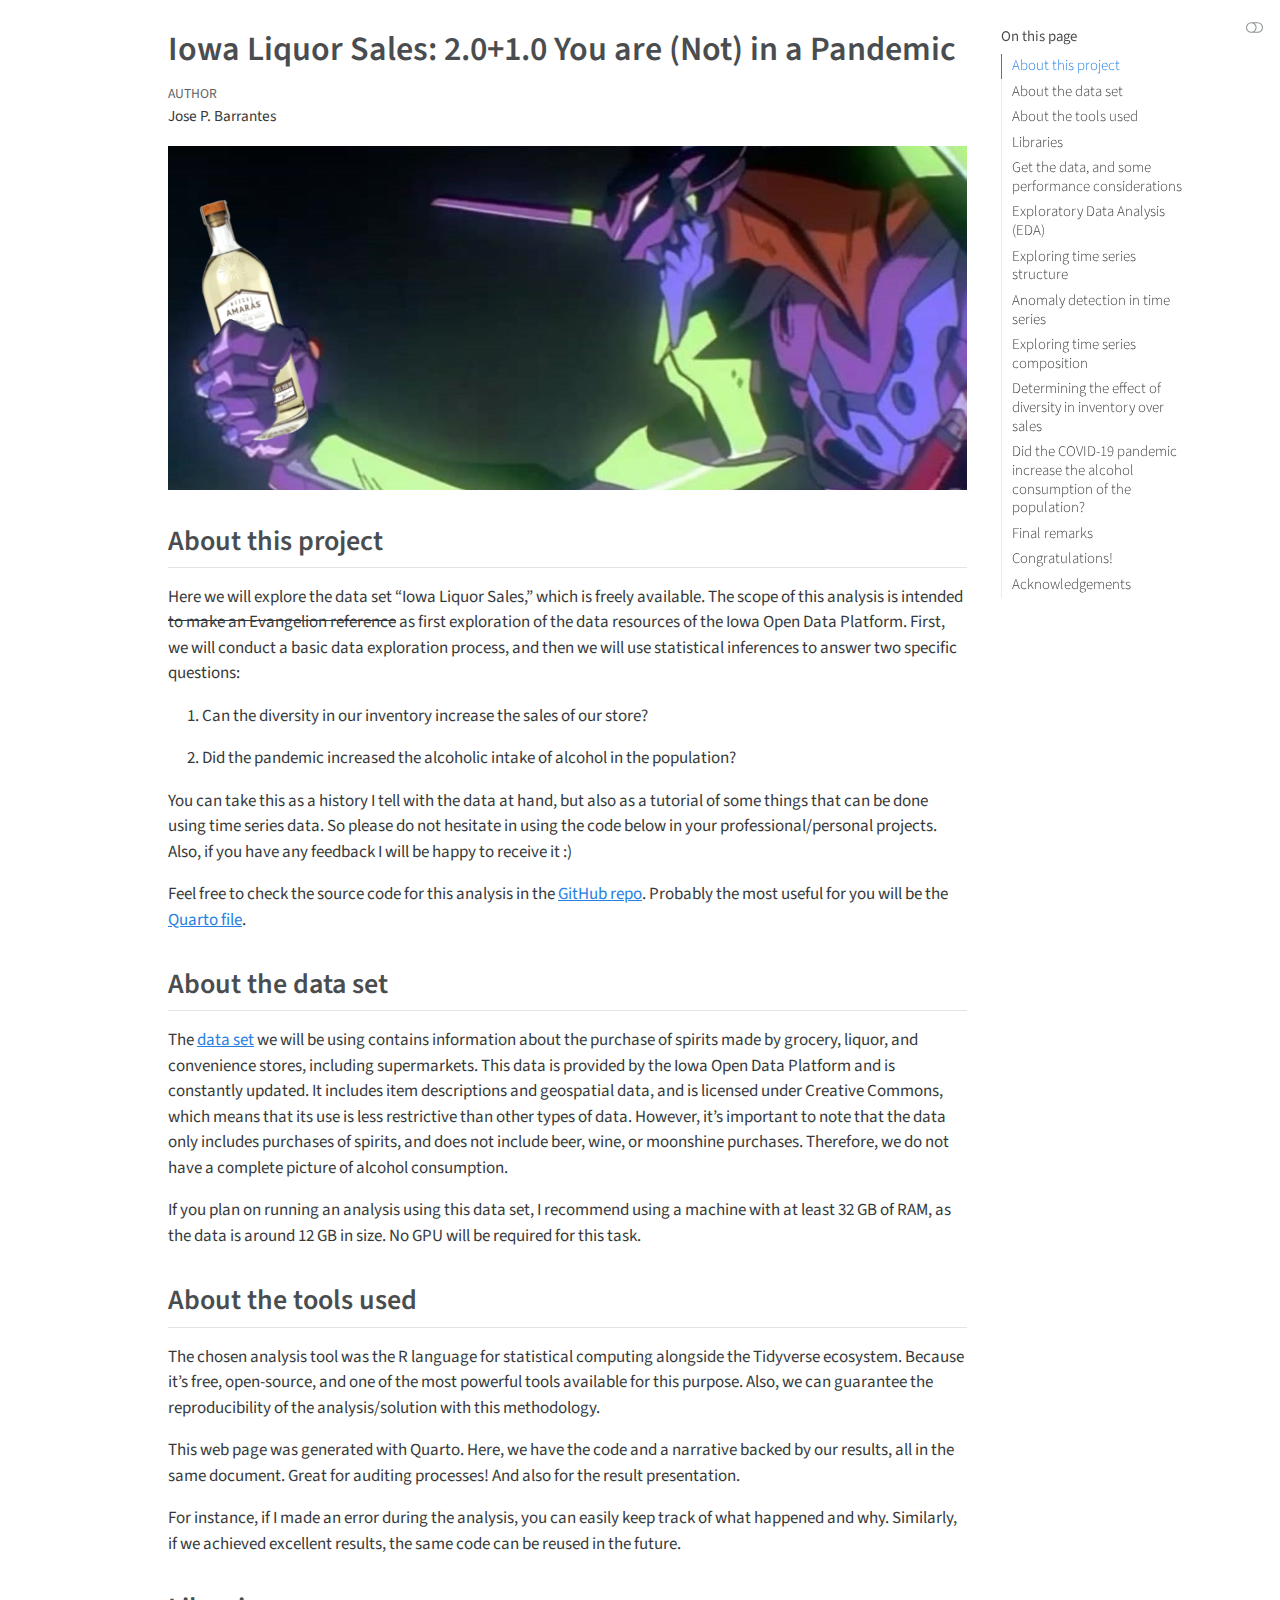
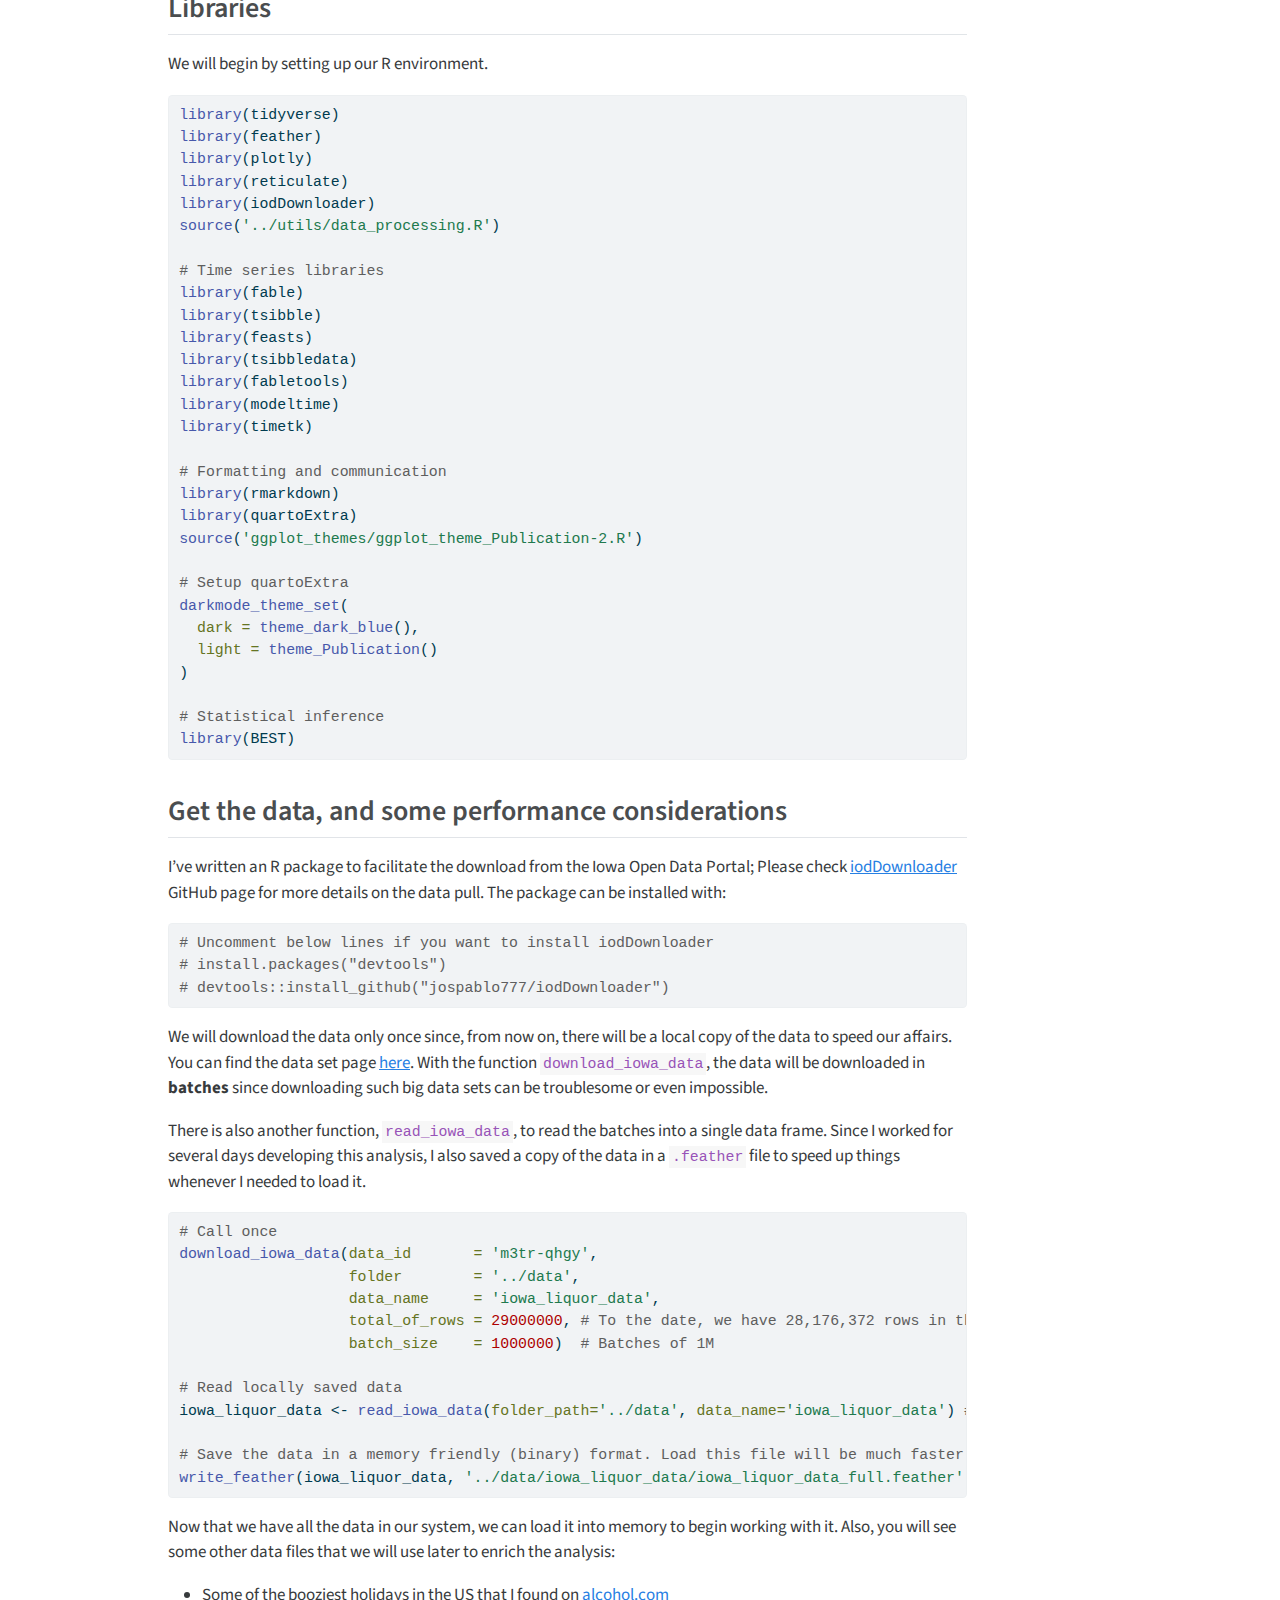
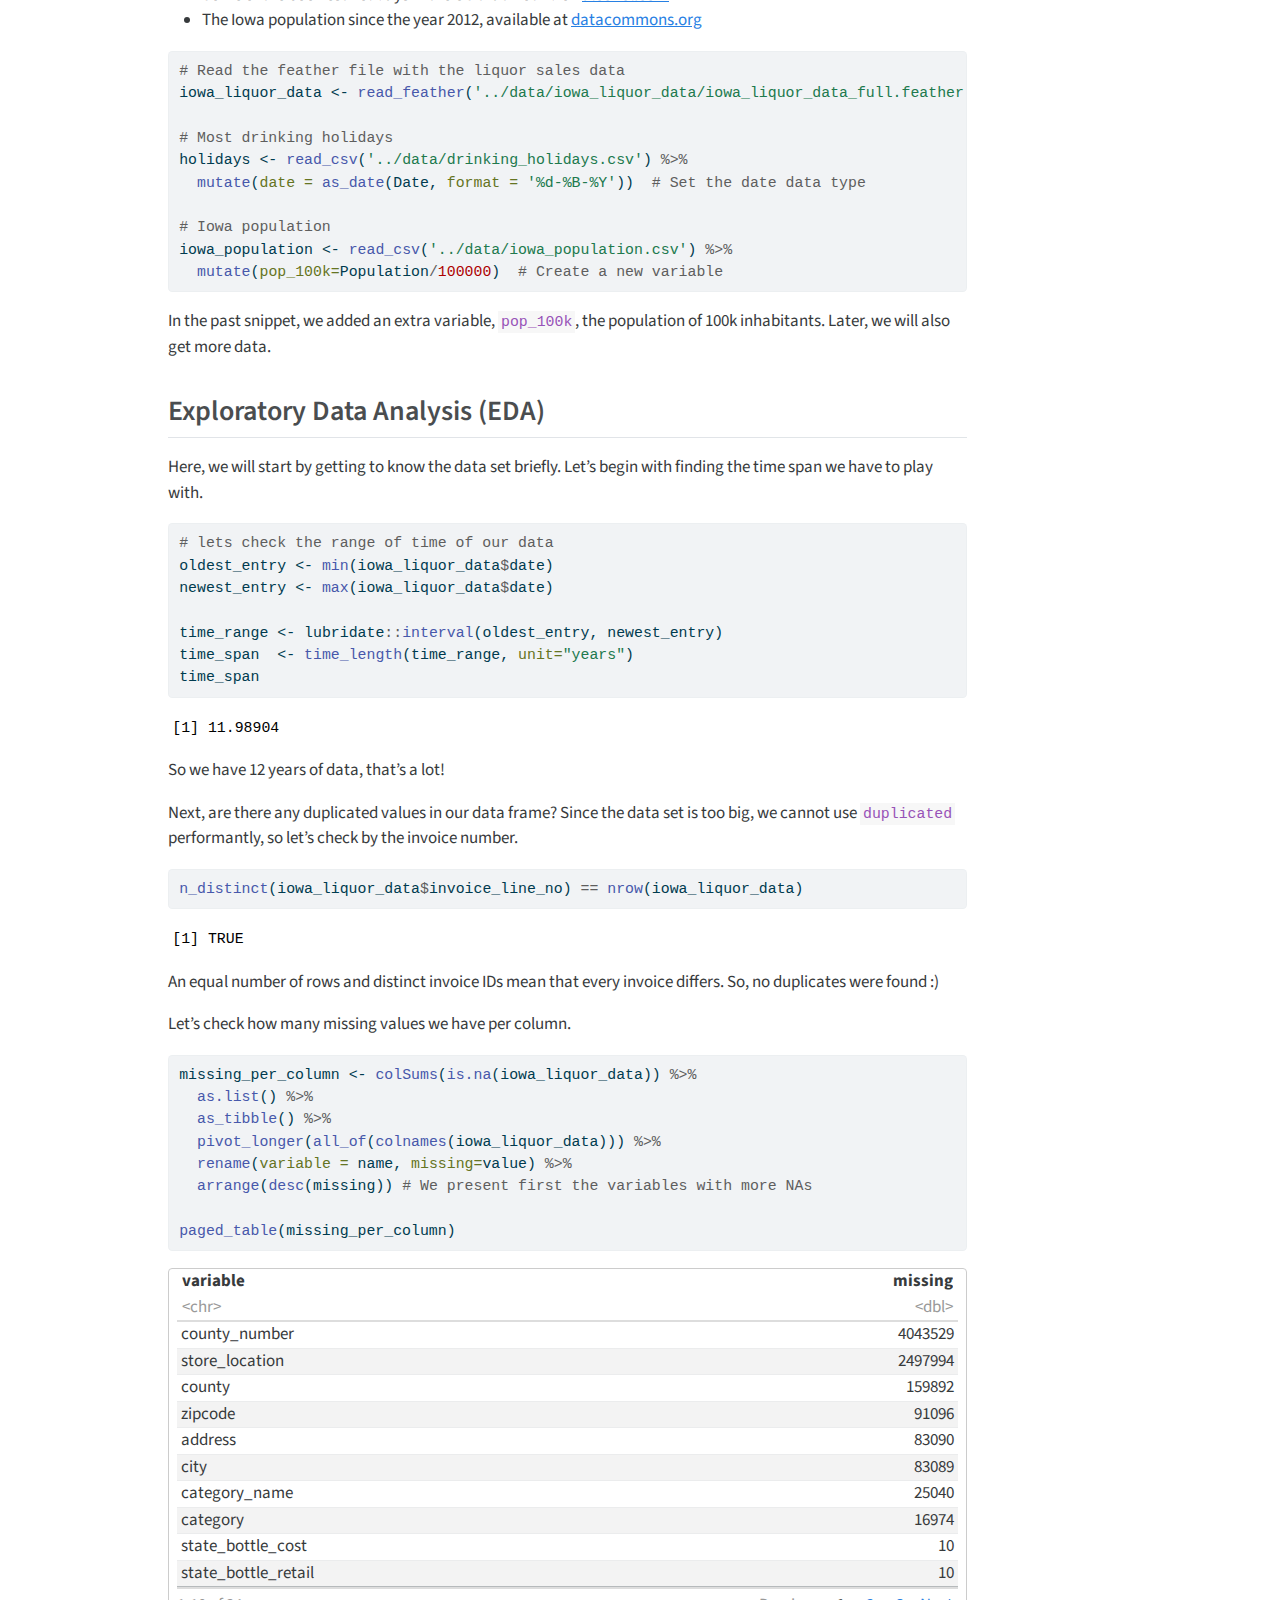
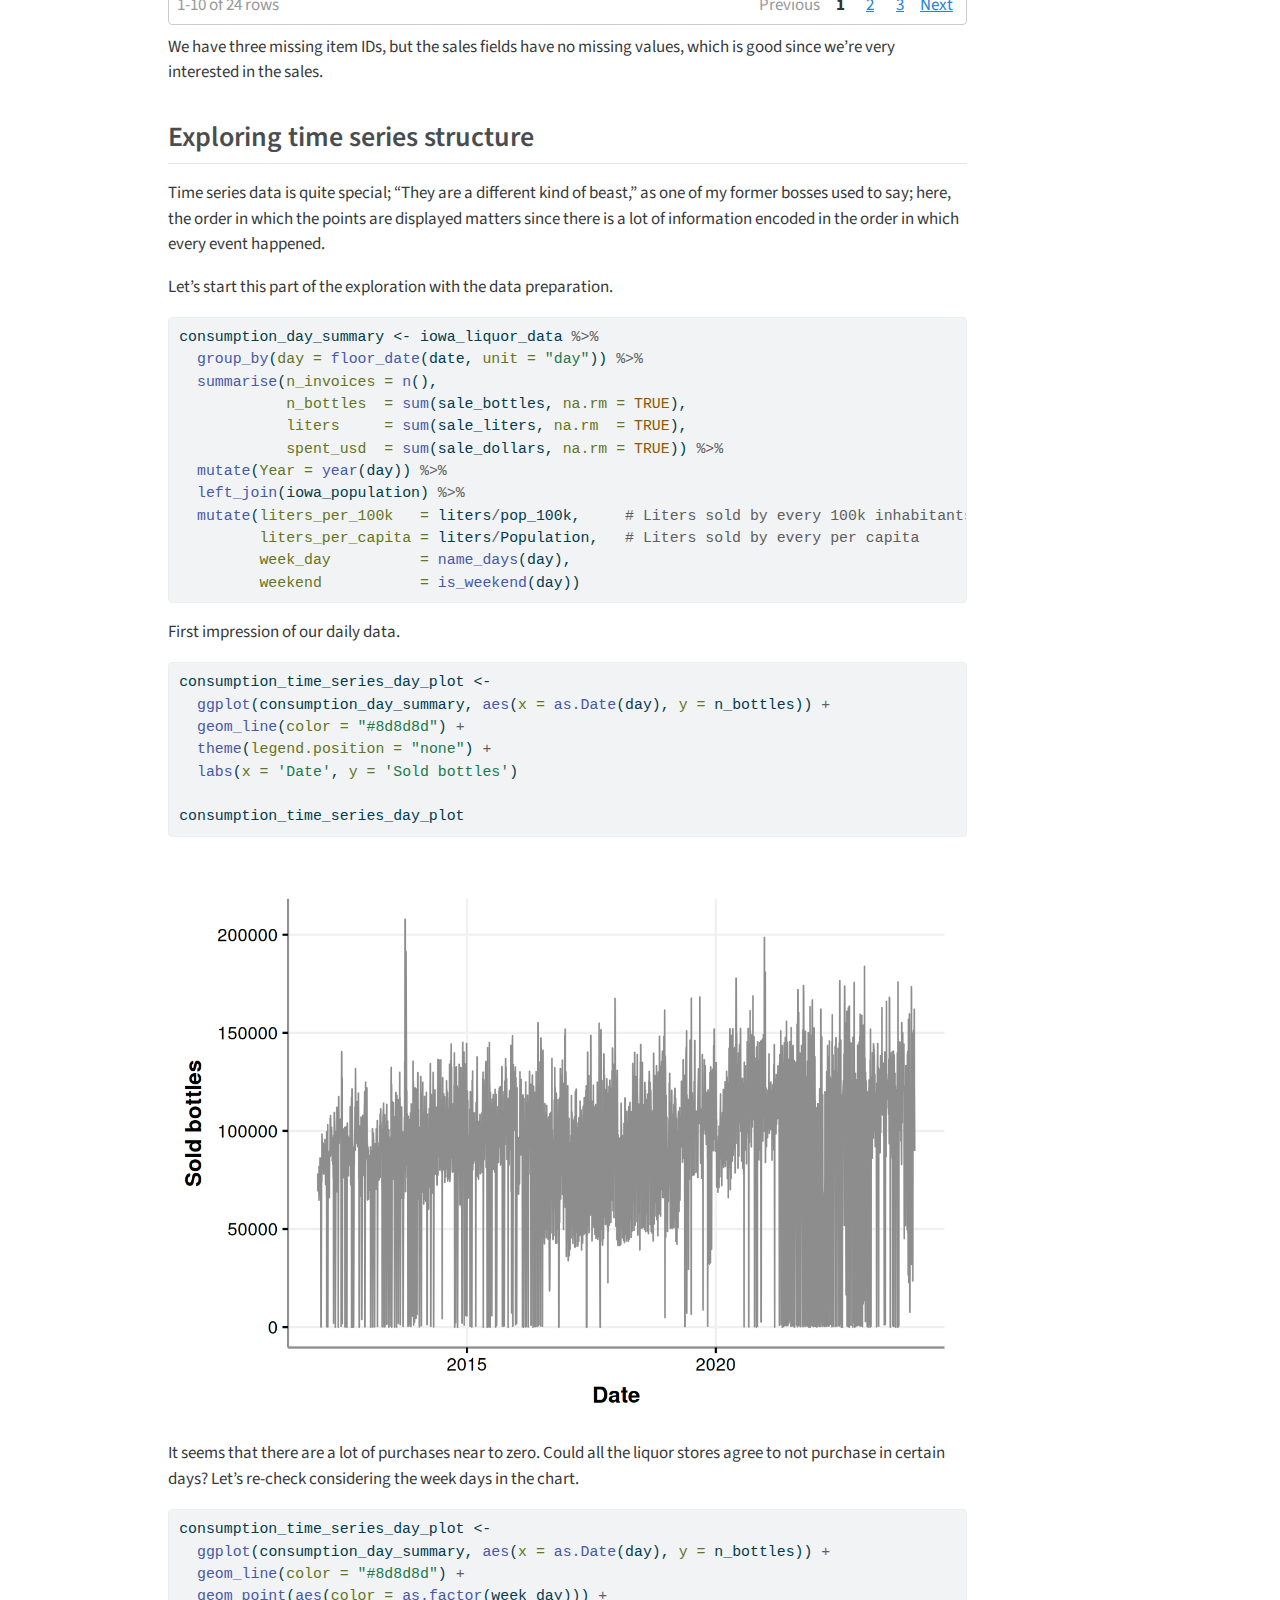
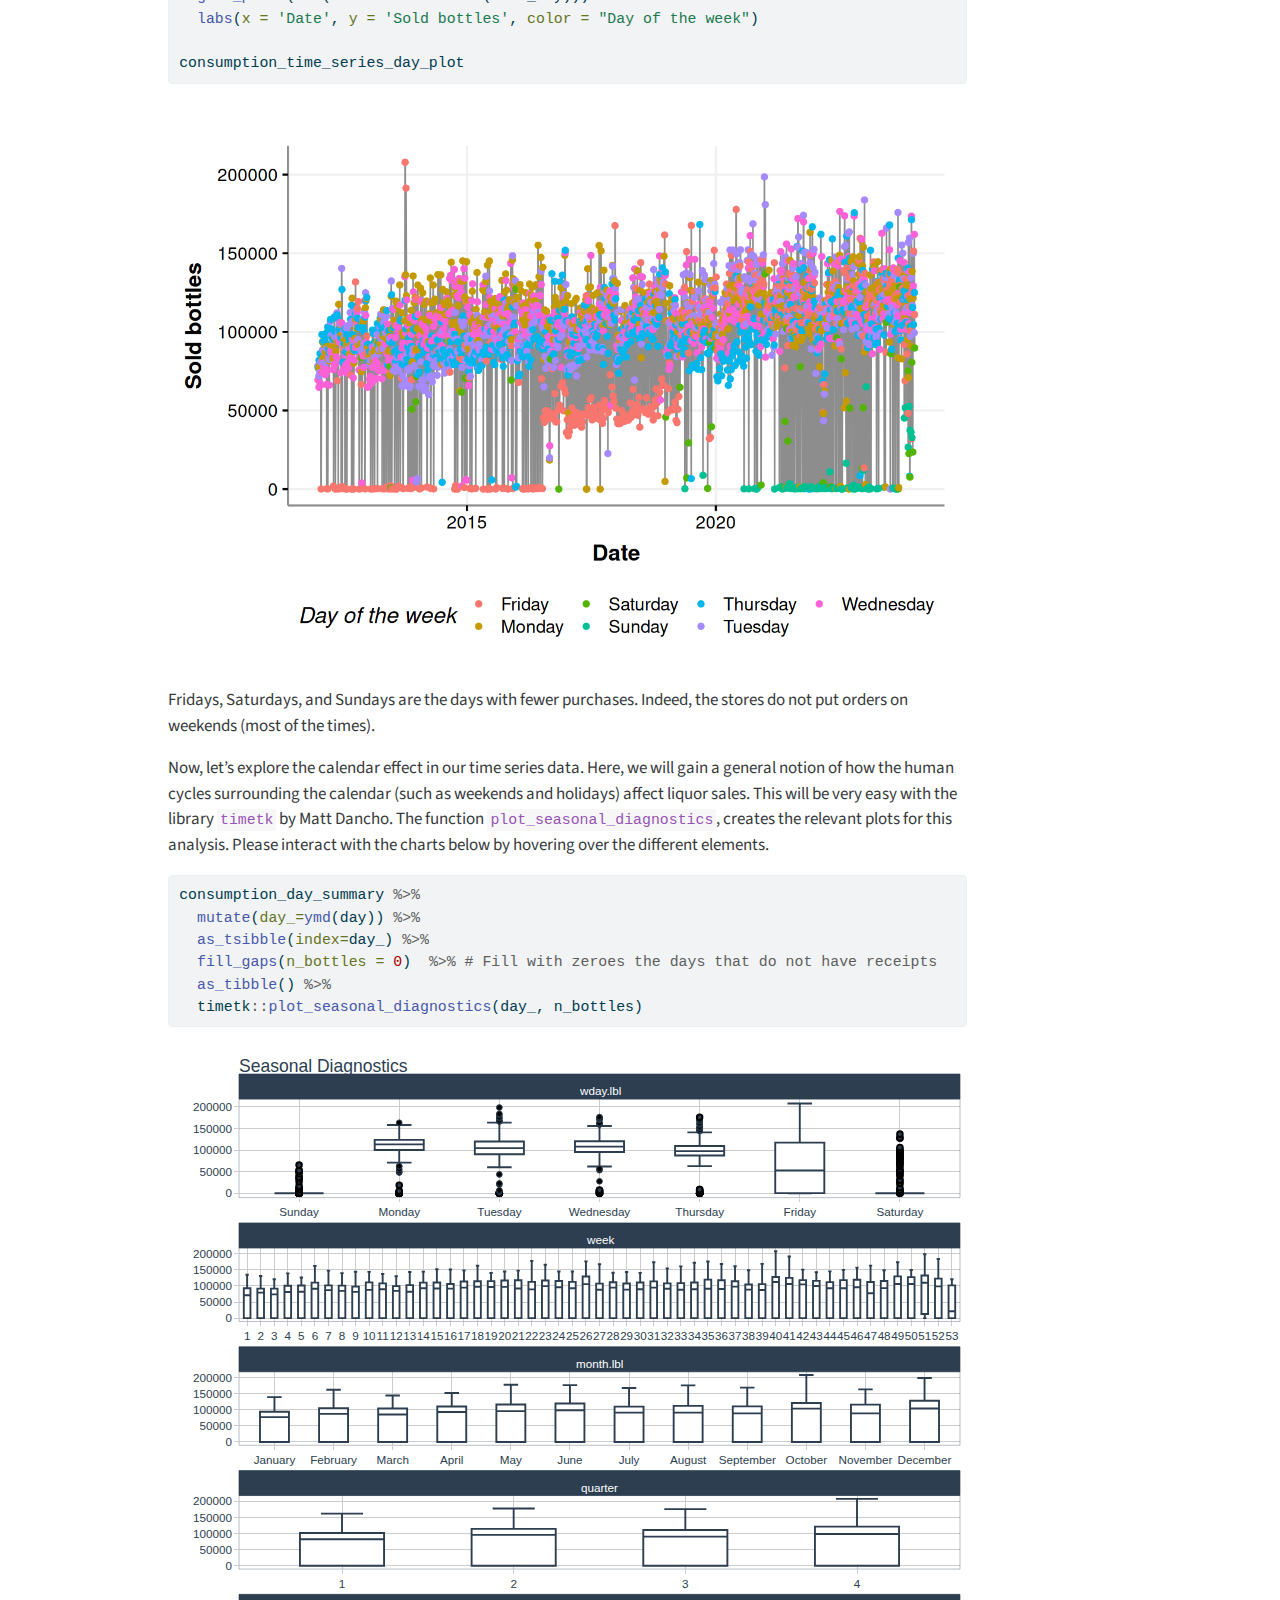
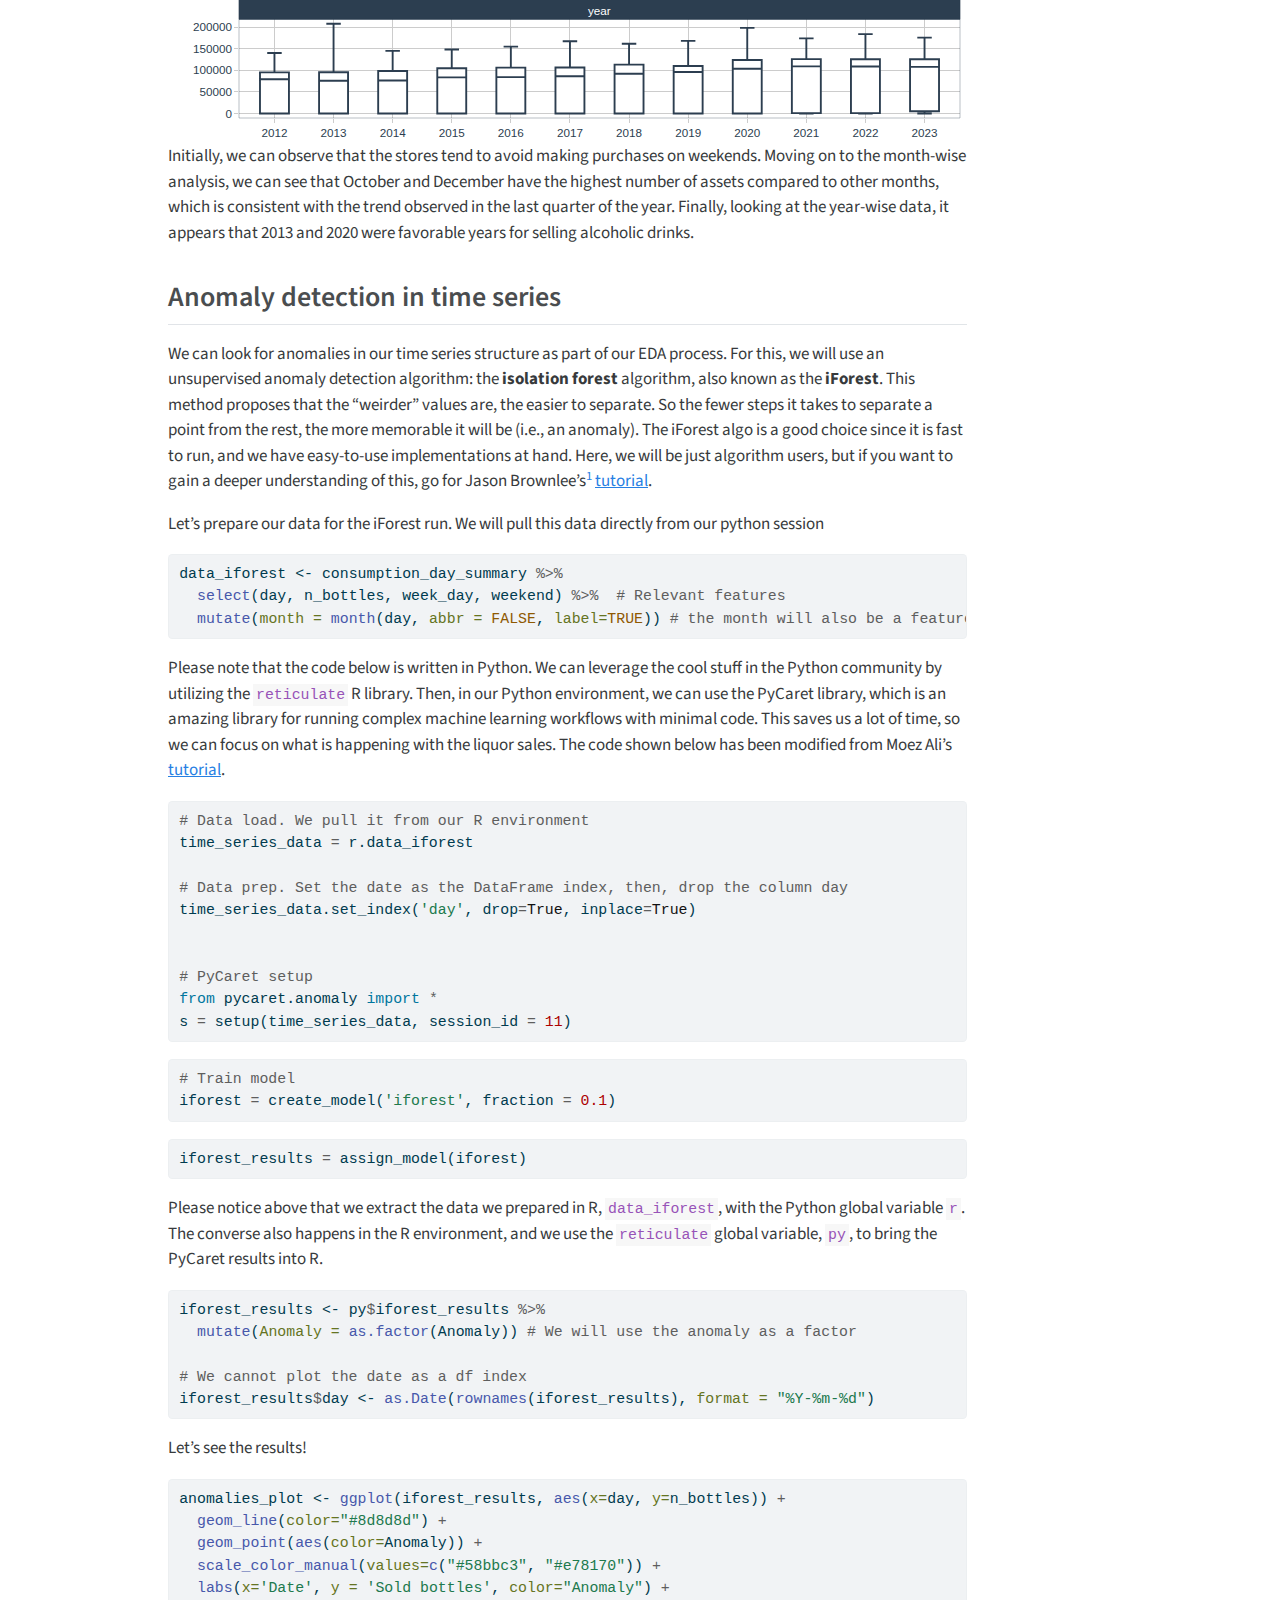
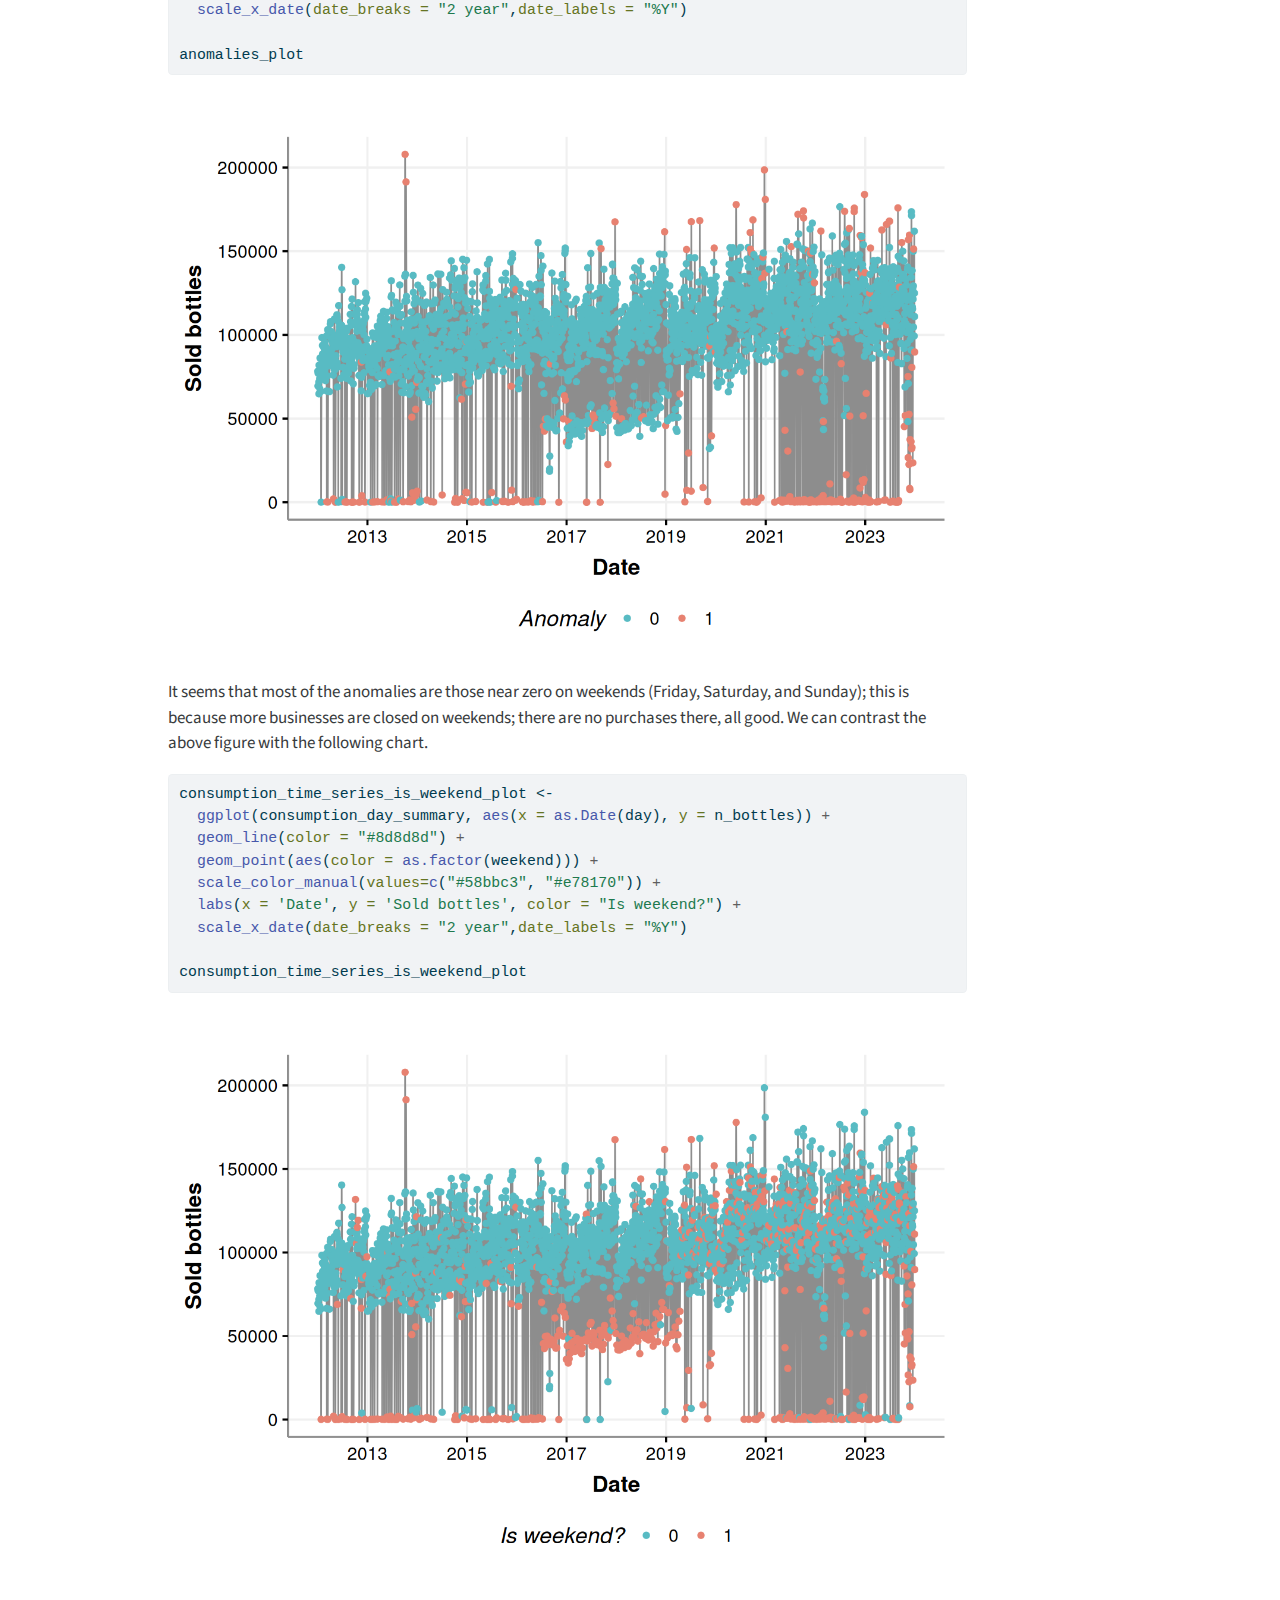
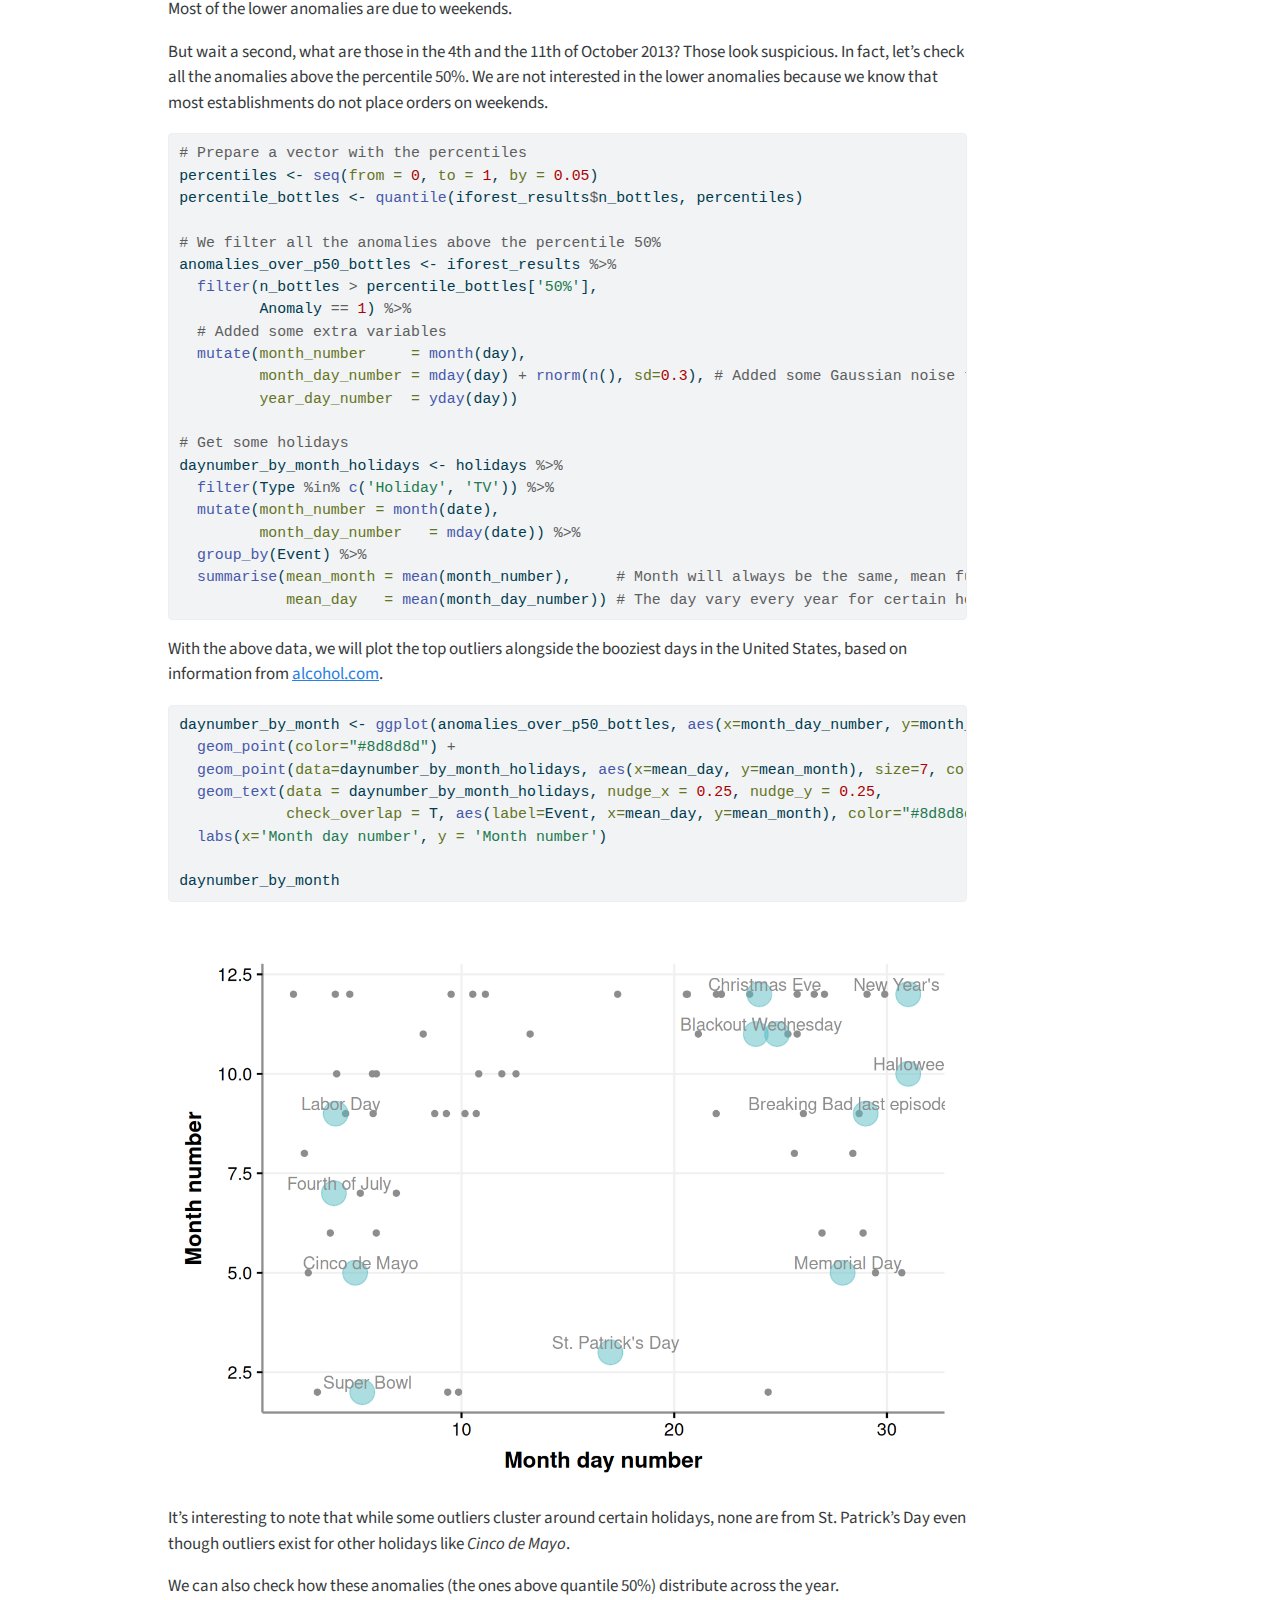
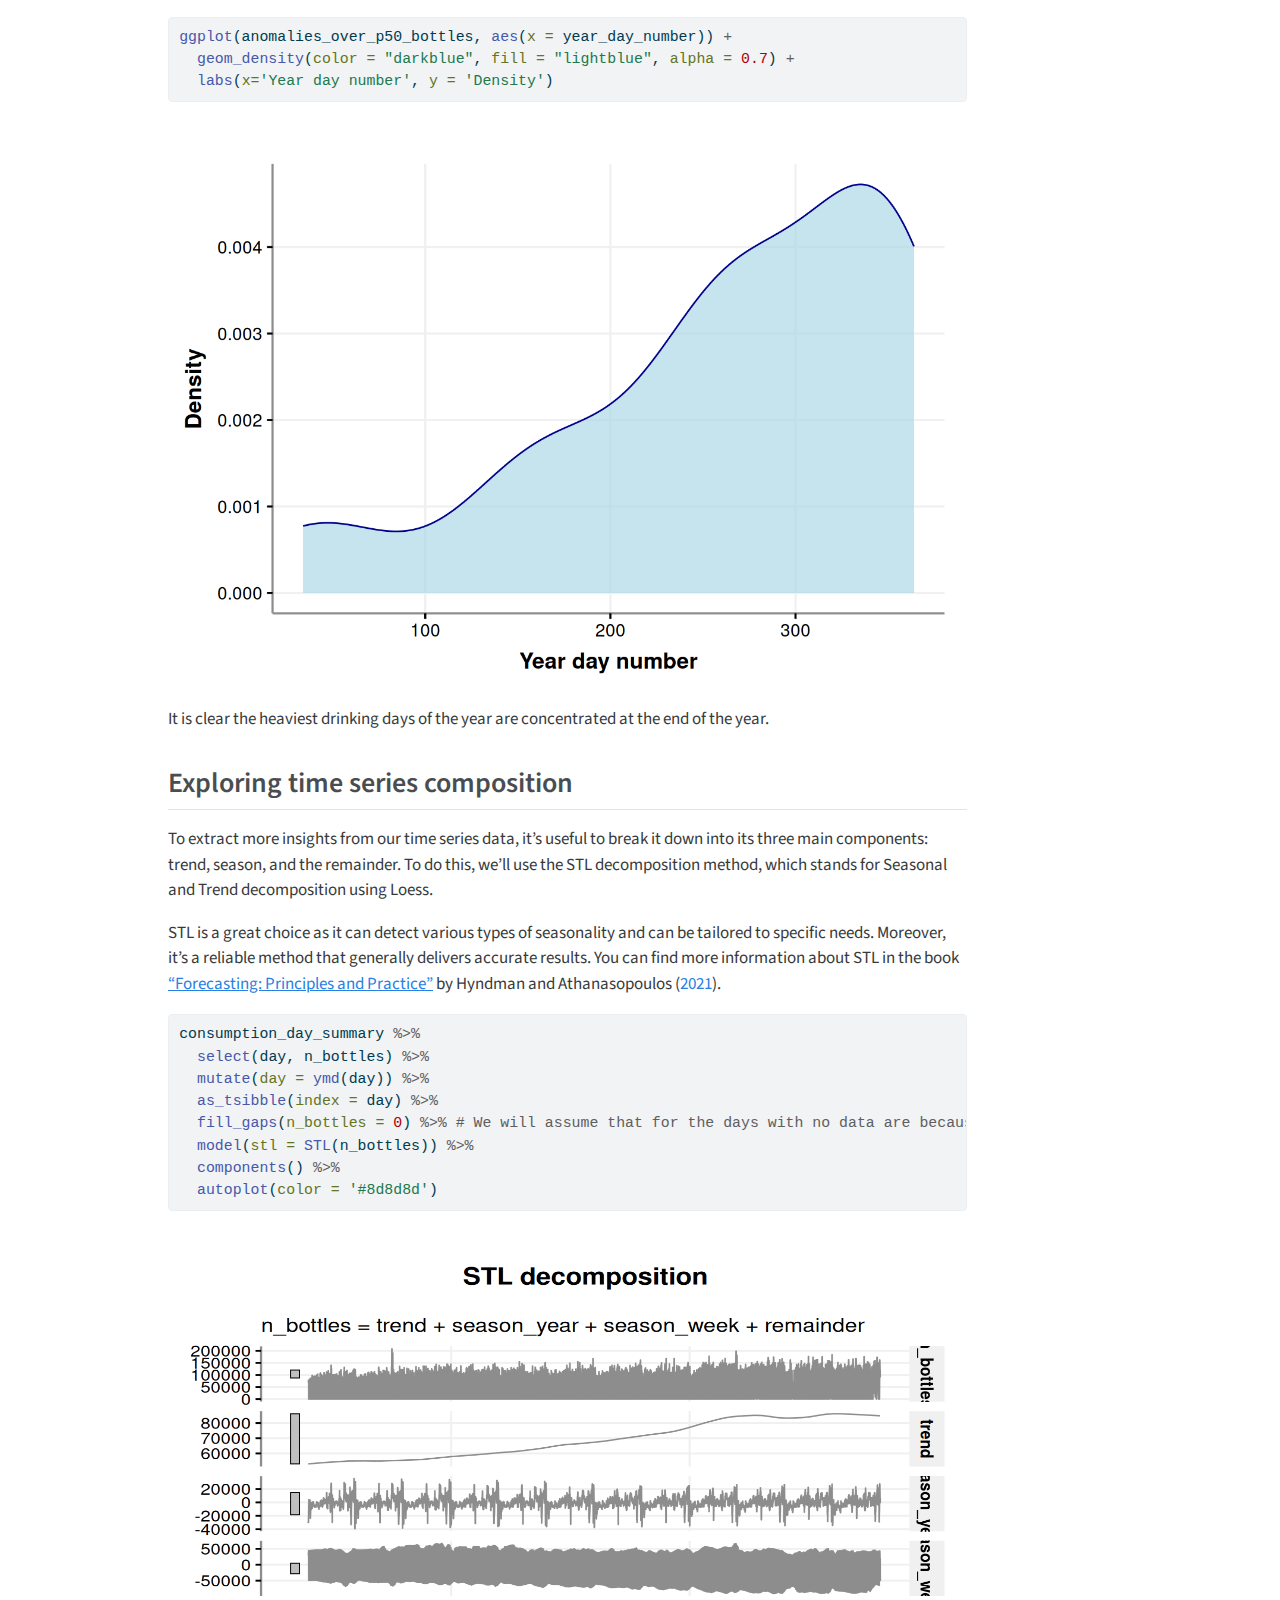
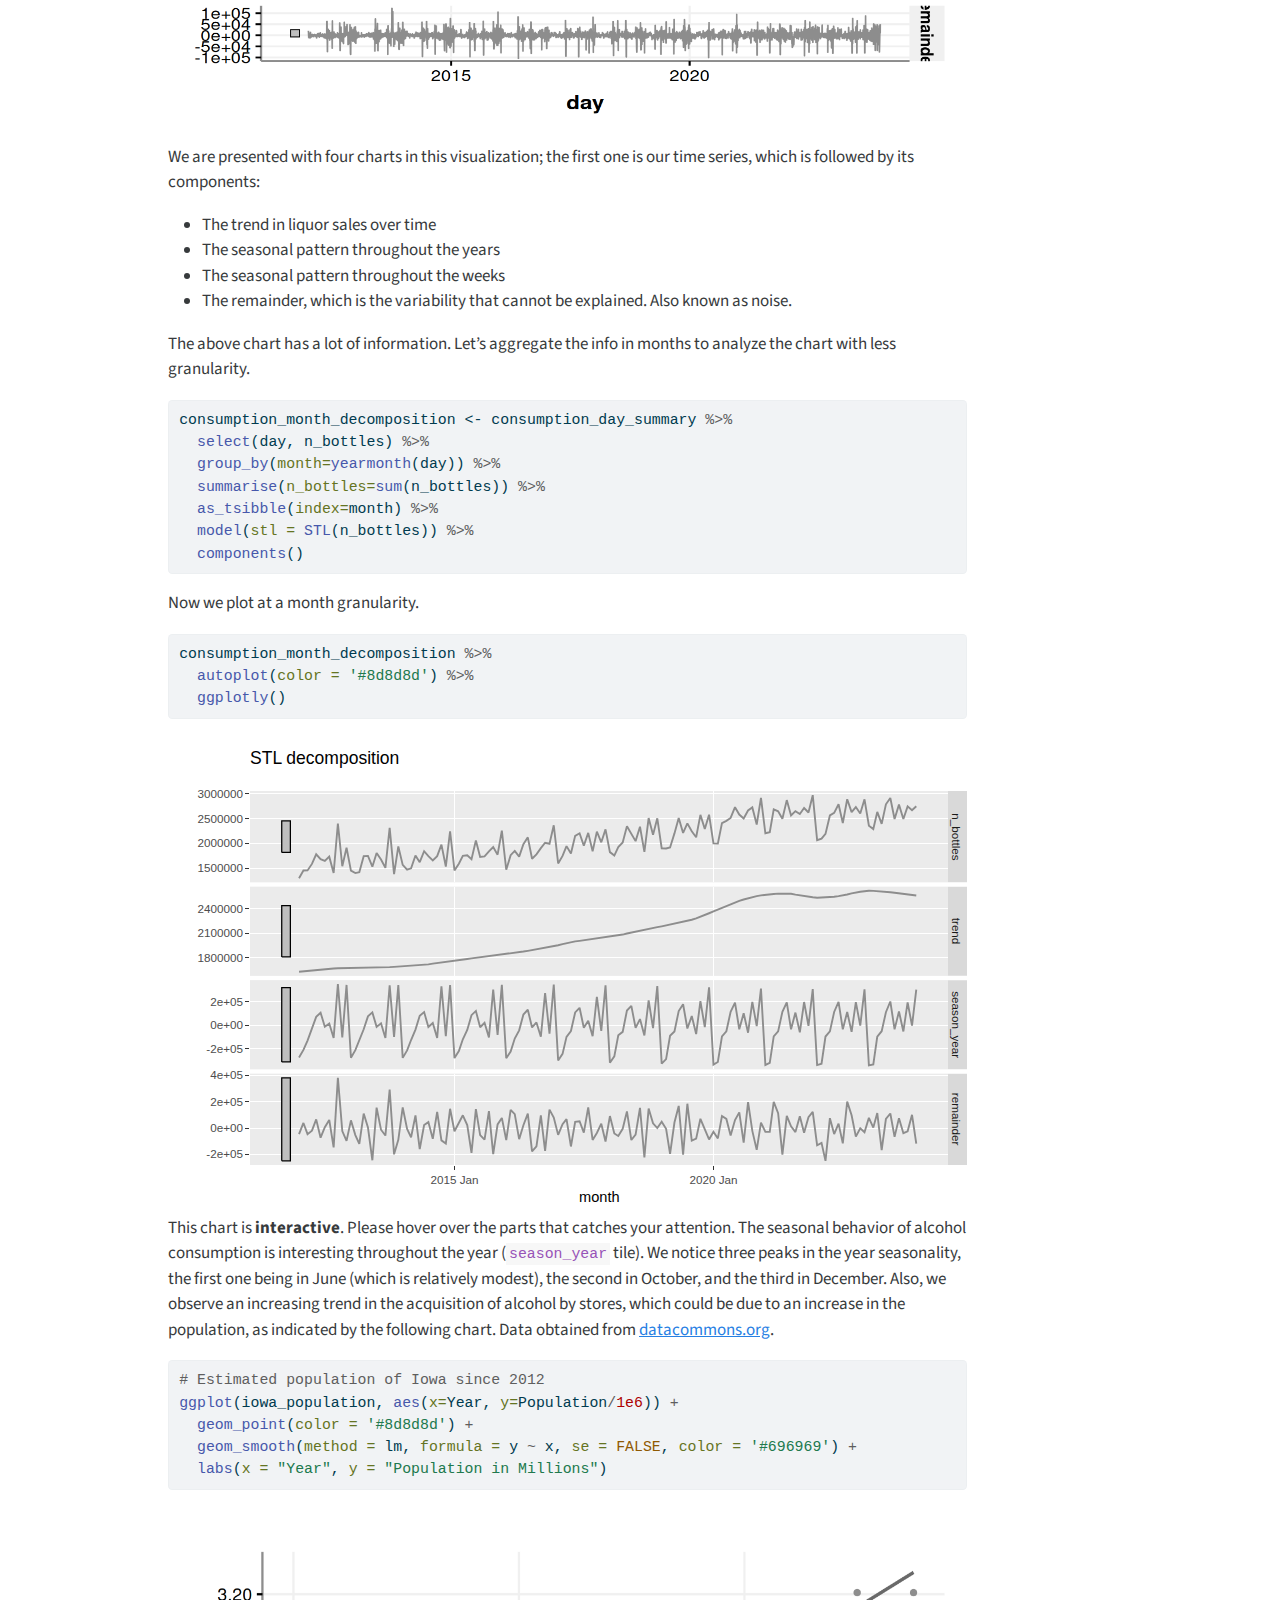
<file: docs/index.html>
<html xmlns="http://www.w3.org/1999/xhtml">    
  <head>      
    <title>Redirect to iowa_liquor_analysis.html</title>      
    <meta http-equiv="refresh" content="0;URL='iowa_liquor_analysis.html'" />    
  </head>    
  <body> 
  </body>  
</html>
</file>
